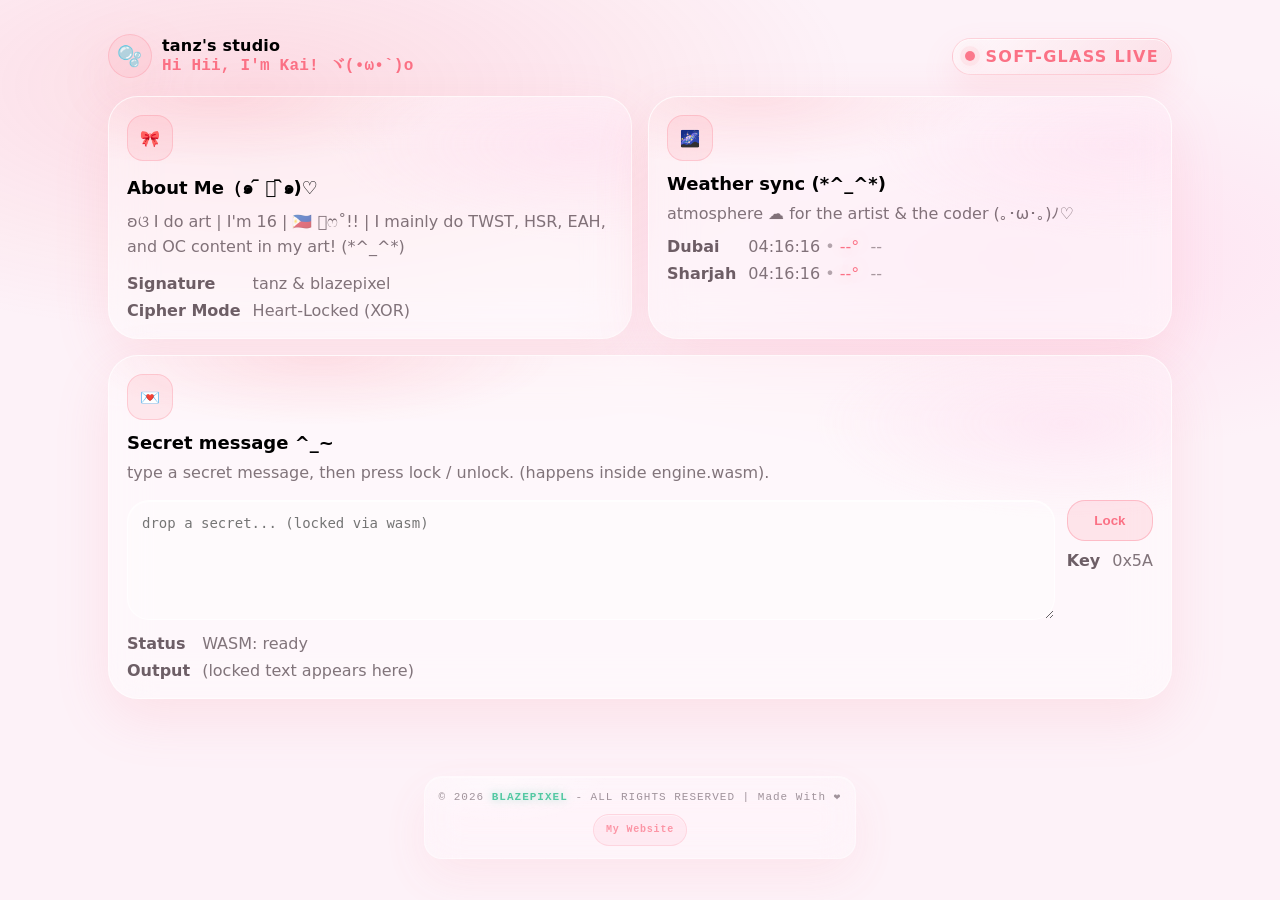
<file: Special/soft-glass-systems/index.html>
<!DOCTYPE html>
<html lang="en">
<head>
  <meta charset="UTF-8" />
  <meta name="viewport" content="width=device-width, initial-scale=1, maximum-scale=5, user-scalable=1" />
  <meta name="theme-color" content="#fdf2f8">
  <meta name="apple-mobile-web-app-status-bar-style" content="#fdf2f8">
  <title>tanz's studio</title>
  <link rel="icon" href="data:image/svg+xml,<svg xmlns=%22http://www.w3.org/2000/svg%22 viewBox=%220 0 100 100%22><text y=%22.9em%22 font-size=%2290%22>🫧</text></svg>">
  <link rel="manifest" href="./json/manifest.json" />
  <meta name="theme-color" content="#fb7185" />
  <link rel="stylesheet" href="./style.css" />

  <style>
    /* keep any page-local tweaks tiny; global look is from style.css */
    .sr-only {
      position: absolute;
      width: 1px;
      height: 1px;
      padding: 0;
      margin: -1px;
      overflow: hidden;
      clip: rect(0, 0, 0, 0);
      white-space: nowrap;
      border-width: 0;
    }
  </style>
</head>

<body>
  <div class="container">
    <div class="header">
      <div class="brand">
        <div class="brand-mark" aria-hidden="true"><span>🫧</span></div>
        <div>
          <div>tanz's studio</div>
          <div class="sig">Hi Hii, I'm Kai! ヾ(•ω•`)o</div>
        </div>
      </div>
      <div class="badge" id="statusBadge">
        <span class="badge-dot" aria-hidden="true"></span>
        <span id="statusBadgeText">active</span>
      </div>


    </div>

    <div class="bento-grid" role="main" aria-label="Soft-Glass Systems Bento">
      <!-- Profile Card -->
      <section class="card profile" aria-labelledby="profileTitle">
        <div class="card-icon" aria-hidden="true">🎀</div>
        <h2 id="profileTitle">About Me（๑ ᷇ 𖥦 ᷆๑)♡</h2>
        <p>
          ʚଓ I do art | I'm 16 | 🇵🇭 𓂃ෆ˚!! | 
          I mainly do TWST, HSR, EAH, and OC content in my art! (*^_^*)
        </p>
        <div class="kv" style="margin-top:14px;">
          <div class="k">Signature</div>
          <div class="v">tanz &amp; blazepixel</div>
          <div class="k">Cipher Mode</div>
          <div class="v">Heart-Locked (XOR)</div>
        </div>
      </section>

      <!-- Location Card -->
      <section class="card locations" aria-labelledby="locTitle">
        <div class="card-icon" id="atmosphereIcon" aria-hidden="true">🌙</div>
        <h2 id="locTitle">Weather sync (*^_^*)</h2>
        <p>
          atmosphere ☁︎
          for the artist &amp; the coder (⁠｡⁠･⁠ω⁠･⁠｡⁠)⁠ﾉ⁠♡
        </p>

        <div class="kv">
          <div class="k">Dubai</div>
          <div class="v">
            <span id="timeDubai">--:--:--</span> <span style="opacity:.6">•</span>
            <span id="wxDubai">--°</span>
            <span style="opacity:.7; margin-left:6px" id="wxDubaiDesc">--</span>
          </div>

          <div class="k">Sharjah</div>
          <div class="v"> <!--- Pluh --->
            <span id="timeSharjah">--:--:--</span> <span style="opacity:.6">•</span>
            <span id="wxSharjah">--°</span>
            <span style="opacity:.7; margin-left:6px" id="wxSharjahDesc">--</span>
          </div>
        </div>
      </section>

      <!-- Vault Card -->
      <section class="card vault" aria-labelledby="vaultTitle">
        <div class="card-icon" aria-hidden="true">💌</div>
        <h2 id="vaultTitle">Secret message ^_~</h2>
        <p>
          type a secret message, then press lock / unlock. (happens inside engine.wasm).
        </p>

        <div class="vault-row">
          <label class="sr-only" for="vaultInput">vault input</label>
          <textarea id="vaultInput" spellcheck="false" placeholder="drop a secret... (locked via wasm)"></textarea>

          <div style="display:flex; flex-direction:column; gap:10px;">
            <button class="button" id="vaultBtn" type="button">Lock</button>
            <div class="kv" style="margin-top:0;">
              <div class="k">Key</div>
              <div class="v"><span id="vaultKey">0x5A</span></div>
            </div>
          </div>
        </div>

        <div class="kv" style="margin-top:14px;">
          <div class="k">Status</div>
          <div class="v" id="vaultStatus">WASM: pending…</div>
          <div class="k">Output</div>
          <div class="v"><span id="vaultOutputPreview">(locked text appears here)</span></div>
        </div>
      </section>
    </div>
  </div>

  <!-- Cute signature modal (hidden in plain sight) -->
  <div class="modal-overlay" id="sigModal" aria-hidden="true">
    <div class="modal" role="dialog" aria-modal="true" aria-labelledby="sigTitle">
      <div class="terminal" role="region" aria-label="System console">
        <div class="terminal-header">
          <div id="sigTitle">blazepixel console</div>
          <button class="button" id="sigCloseBtn" type="button">Close</button>
        </div>
        <div class="terminal-lines" id="sigLines">
          loading…
        </div>
      </div>
    </div>
  </div>

  <div class="footer site-footer">
    <div class="footer-copy">© 2026 <span class="emerald-text">BLAZEPIXEL</span> - ALL RIGHTS RESERVED | Made With ❤️</div>
    <div class="footer-links">
      <button class="footer-link" type="button" onclick="window.location.href='../../index.html';"
        title="My Website">My Website</button>
    </div>
  </div>

  <script src="./script.js"></script>
</body>

</html>
</file>
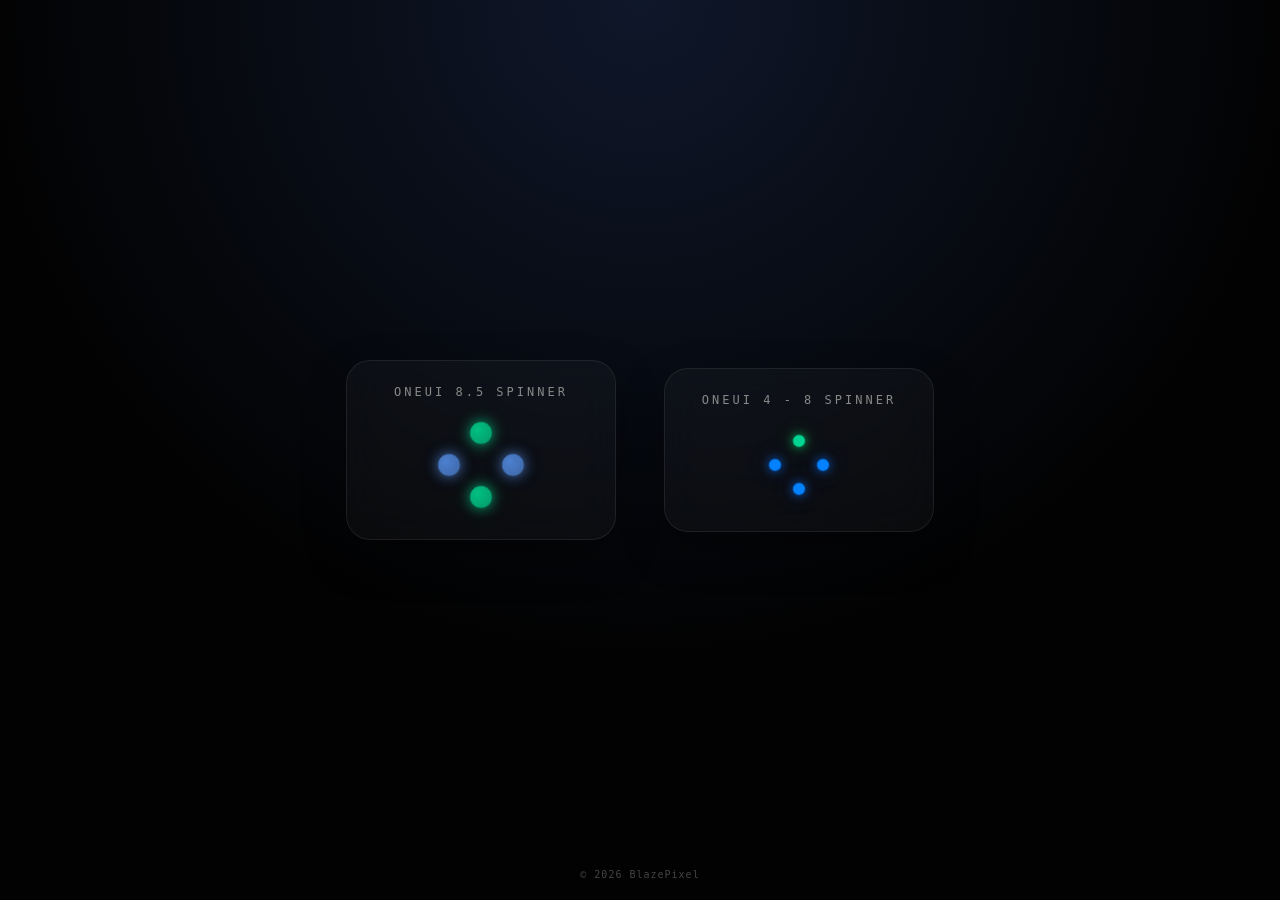
<file: Samsungloading.html>
<!-- This file contains the OneUI spinner concepts and a comparison of both styles. -->
<!DOCTYPE html>
<html lang="en">
<head>
    <title>Loading - Galaxy 8.5</title>
    <meta charset="utf-8">
    <meta name="viewport" content="width=device-width, initial-scale=1.0, maximum-scale=1.0, user-scalable=no">

    <style>
        html, body {
            height: 100%;
            overflow: hidden;
            margin: 0;
        }

        body {
            font-family: 'JetBrains Mono', monospace;
            background: radial-gradient(circle at top, #0f172a 0%, #020202 60%);
            color: #f5f5f5;
            display: flex;
            align-items: center;
            justify-content: center;
            min-height: 100vh;
            padding: 24px;
            box-sizing: border-box;
        }

        .spinner-showcase {
            display: flex;
            align-items: center;
            justify-content: center;
            gap: 48px;
            flex-wrap: wrap;
        }

        .spinner-card {
            display: flex;
            flex-direction: column;
            align-items: center;
            gap: 16px;
            min-width: 220px;
            padding: 24px;
            border: 1px solid rgba(255,255,255,0.08);
            border-radius: 24px;
            background: rgba(255,255,255,0.03);
            box-shadow: 0 18px 40px rgba(0,0,0,0.35);
            backdrop-filter: blur(18px);
        }

        .spinner-label {
            font-size: 12px;
            letter-spacing: 0.25em;
            text-transform: uppercase;
            color: #888;
            text-align: center;
        }

        .oneui-85-loader {
            position: relative;
            width: 100px;
            height: 100px;
            animation: spin85 3s linear infinite;
        }

        .oneui-85-dot {
            position: absolute;
            top: 50%;
            left: 50%;
            width: 22px;
            height: 22px;
            border-radius: 50%;
            will-change: transform;
            animation: fuseBounce85 3s cubic-bezier(0.4, 0, 0.2, 1) infinite;
        }

        .oneui-85-dot-1 {
            background: radial-gradient(circle at 35% 35%, rgba(0, 230, 153, 0.95), rgba(0, 230, 153, 0.72));
            box-shadow: 0 0 12px rgba(0, 230, 153, 0.75), 0 0 24px rgba(0, 230, 153, 0.28);
            z-index: 5;
            opacity: 0.88;
        }
        .oneui-85-dot-2 {
            background: radial-gradient(circle at 35% 35%, rgba(91, 153, 247, 0.95), rgba(91, 153, 247, 0.72));
            box-shadow: 0 0 12px rgba(91, 153, 247, 0.75), 0 0 24px rgba(91, 153, 247, 0.25);
            opacity: 0.88;
        }
        .oneui-85-dot-3 {
            background: radial-gradient(circle at 35% 35%, rgba(0, 230, 153, 0.95), rgba(0, 230, 153, 0.72));
            box-shadow: 0 0 12px rgba(0, 230, 153, 0.75), 0 0 24px rgba(0, 230, 153, 0.28);
            opacity: 0.88;
        }
        .oneui-85-dot-4 {
            background: radial-gradient(circle at 35% 35%, rgba(91, 153, 247, 0.95), rgba(91, 153, 247, 0.72));
            box-shadow: 0 0 12px rgba(91, 153, 247, 0.75), 0 0 24px rgba(91, 153, 247, 0.25);
            opacity: 0.88;
        }

        .oneui-85-dot-1 { --x: 0px; --y: -32px; transform: translate(-50%, -50%) translate(var(--x), var(--y)); }
        .oneui-85-dot-2 { --x: 32px; --y: 0px; transform: translate(-50%, -50%) translate(var(--x), var(--y)); }
        .oneui-85-dot-3 { --x: 0px; --y: 32px; transform: translate(-50%, -50%) translate(var(--x), var(--y)); }
        .oneui-85-dot-4 { --x: -32px; --y: 0px; transform: translate(-50%, -50%) translate(var(--x), var(--y)); }

        .oneui-48-loader {
            position: relative;
            width: 84px;
            height: 84px;
            animation: spin48 1.2s linear infinite;
        }

        .oneui-48-dot {
            position: absolute;
            top: 50%;
            left: 50%;
            width: 12px;
            height: 12px;
            border-radius: 50%;
            background: #0481ff;
            box-shadow: 0 0 10px rgba(0, 114, 255, 0.8), 0 0 24px rgba(0, 114, 255, 0.28);
            animation: bounce48 1s cubic-bezier(0.4, 0, 0.2, 1) infinite;
            will-change: transform;
        }

        .oneui-48-dot-1 {
            background: #00d593;
            box-shadow: 0 0 10px rgba(0, 230, 118, 0.8), 0 0 24px rgba(0, 230, 118, 0.28);
        }

        .oneui-48-dot-1 {
            --x: 0px;
            --y: -24px;
            transform: translate(-50%, -50%) translate(var(--x), var(--y));
        }

        .oneui-48-dot-2 {
            --x: 24px;
            --y: 0px;
            transform: translate(-50%, -50%) translate(var(--x), var(--y));
        }

        .oneui-48-dot-3 {
            --x: 0px;
            --y: 24px;
            transform: translate(-50%, -50%) translate(var(--x), var(--y));
        }

        .oneui-48-dot-4 {
            --x: -24px;
            --y: 0px;
            transform: translate(-50%, -50%) translate(var(--x), var(--y));
        }

        @keyframes spin85 {
            to { transform: rotate(360deg); }
        }

        @keyframes fuseBounce85 {
            0%, 100% {
                transform: translate(-50%, -50%) translate(var(--x), var(--y)) scale(1);
            }
            50% {
                transform: translate(-50%, -50%) translate(0, 0) scale(1.1);
            }
        }

        @keyframes spin48 {
            to {
                transform: rotate(360deg);
            }
        }

        @keyframes bounce48 {
            0%,
            100% {
                transform: translate(-50%, -50%) translate(var(--x), var(--y)) scale(1);
                opacity: 1;
            }

            49%,
            51% {
                transform: translate(-50%, -50%) translate(calc(var(--x) * 0.45), calc(var(--y) * 0.45)) scale(1.1);
                opacity: 1;
            }
        }

    .copyright {
    position: absolute;
    bottom: 20px;
    font-family: 'JetBrains Mono', monospace;
    font-size: 10px;
    color: #444;
    letter-spacing: 0.1em;
    }
    </style>
</head>
<body>
    <div class="spinner-showcase">
        <div class="spinner-card">
            <div class="spinner-label">OneUI 8.5 Spinner</div>
            <div class="oneui-85-loader" aria-label="OneUI 8.5 loading spinner">
                <span class="oneui-85-dot oneui-85-dot-2"></span>
                <span class="oneui-85-dot oneui-85-dot-3"></span>
                <span class="oneui-85-dot oneui-85-dot-4"></span>
                <span class="oneui-85-dot oneui-85-dot-1"></span>
            </div>
        </div>

        <div class="spinner-card">
            <div class="spinner-label">OneUI 4 - 8 Spinner</div>
            <div class="oneui-48-loader" aria-label="OneUI 4 - 8 loading spinner">
                <span class="oneui-48-dot oneui-48-dot-2"></span>
                <span class="oneui-48-dot oneui-48-dot-3"></span>
                <span class="oneui-48-dot oneui-48-dot-4"></span>
                <span class="oneui-48-dot oneui-48-dot-1"></span>
            </div>
        </div>
    </div>

    <div class="copyright">© 2026 BlazePixel </div>
</body>
</html>
<!--- Ive tried my best to replicate the OneUI 8.5 Spinner But this is all i can get cuz Very hard to do its keyframes --->
</file>
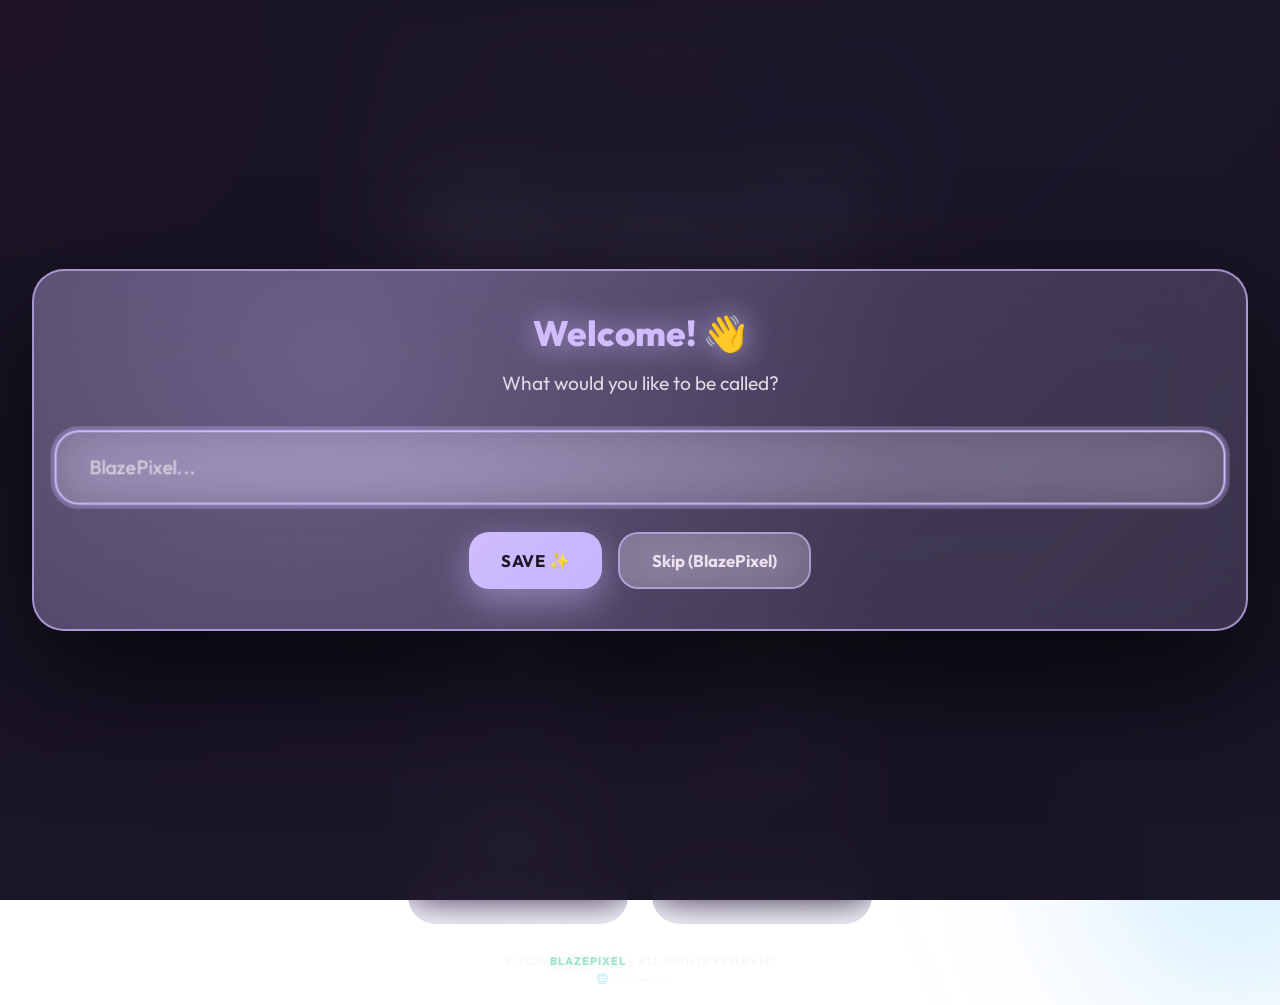
<file: startpage.html>
<!DOCTYPE html>
<html lang="en">
<head>
    <meta charset="UTF-8">
    <meta name="viewport" content="width=device-width, initial-scale=1.0">
    <title>BlazePixel Start</title>
    <link rel="icon" href="data:image/svg+xml,<svg xmlns=%22http://www.w3.org/2000/svg%22 viewBox=%220 0 100 100%22><text y=%22.9em%22 font-size=%2290%22>🔎</text></svg>">
    <link rel="manifest" href="./json/manifest.json">
    <meta name="theme-color" content="#d0bcff">
    <link href="https://fonts.googleapis.com/css2?family=Outfit:wght@400;700&display=swap" rel="stylesheet">
    <link rel="apple-touch-icon" href="[data-uri]🔎PC90ZXh0Pjwvc3ZnPg==">
    <style>
        * {
            margin: 0;
            padding: 0;
            box-sizing: border-box;
        }

        :root {
            --primary: #d0bcff;
            --accent: #d0bcff;
            --surface: #1a1625;
            --on-surface: #ede1f0;
            --bg: #1a1625;
        }

html, body {
            width: 100%;
            height: 100%;
            font-family: 'Outfit', -apple-system, BlinkMacSystemFont, sans-serif;
            background: linear-gradient(135deg, #0f0a1a 0%, #1a0f2e 25%, #2d1b4e 50%, #1a0f2e 75%, #0f0a1a 100%);
            background-attachment: fixed;
            color: var(--on-surface);
            position: relative;
            overflow: hidden;
        }

        @media (max-height: 820px), (max-width: 1366px) {
            html, body {
                overflow: visible !important;
                overflow-y: auto !important;
                overflow-x: hidden !important;
                height: auto;
            }

            body {
                justify-content: flex-start;
                min-height: auto;
                padding-top: 0;
                padding-bottom: 10px;
            }

            .container {
                margin-top: 0;
                padding-top: 0;
                gap: 26px;
                padding-bottom: 10px;
                overflow: visible;
            }

            .clock-container {
                padding: 2.2rem 2.6rem;
                border-radius: 28px;
                gap: 10px;
            }

            .clock {
                font-size: 5.5rem;
            }

            .greeting-container {
                padding: 1.05rem 2.2rem;
            }

            .weather-widget, .battery-widget {
                padding: 22px;
            }

            .widgets-row {
                margin-top: 0;
            }
        }

        body::before {
            content: '';
            position: fixed;
            width: 550px;
            height: 550px;
            background: radial-gradient(circle, rgba(255, 0, 150, 0.35) 0%, rgba(255, 0, 100, 0.1) 40%, transparent 70%);
            border-radius: 50%;
            top: -250px;
            left: -250px;
            animation: float1 25s infinite cubic-bezier(0.4, 0.0, 0.6, 1.0);
            pointer-events: none;
            z-index: 0;
            filter: blur(80px);
        }

        body::after {
            content: '';
            position: fixed;
            width: 480px;
            height: 480px;
            background: radial-gradient(circle, rgba(0, 200, 255, 0.3) 0%, rgba(100, 150, 255, 0.1) 40%, transparent 70%);
            border-radius: 50%;
            bottom: -200px;
            right: -200px;
            animation: float2 28s infinite cubic-bezier(0.4, 0.0, 0.6, 1.0);
            pointer-events: none;
            z-index: 0;
            filter: blur(80px);
        }

        @keyframes float1 {
            0%, 100% { transform: translate(0, 0) scale(1); }
            25% { transform: translate(200px, 150px) scale(1.1); }
            50% { transform: translate(300px, 50px) scale(0.95); }
            75% { transform: translate(150px, -150px) scale(1.05); }
        }

        @keyframes float2 {
            0%, 100% { transform: translate(0, 0) scale(1); }
            25% { transform: translate(-200px, -150px) scale(1.05); }
            50% { transform: translate(-300px, -50px) scale(0.95); }
            75% { transform: translate(-150px, 150px) scale(1.1); }
        }

        /* Green orb */
        .container::before {
            content: '';
            position: fixed;
            width: 450px;
            height: 450px;
            background: radial-gradient(circle, rgba(100, 255, 150, 0.25) 0%, rgba(50, 200, 100, 0.05) 40%, transparent 70%);
            border-radius: 50%;
            top: 20%;
            right: -150px;
            animation: float3 26s infinite cubic-bezier(0.4, 0.0, 0.6, 1.0);
            pointer-events: none;
            z-index: 0;
            filter: blur(80px);
        }

        @keyframes float3 {
            0%, 100% { transform: translate(0, 0) scale(1); }
            25% { transform: translate(-200px, 200px) scale(0.95); }
            50% { transform: translate(-250px, 100px) scale(1.1); }
            75% { transform: translate(-150px, -200px) scale(1.05); }
        }

        .widgets-row {
            display: flex;
            gap: clamp(12px, 4vw, 24px);
            align-items: stretch;
            justify-content: center;
            margin-top: 20px;
        }

        @media (min-width: 1024px) {
            .widgets-row {
                flex-direction: row;
            }
        }

        @media (min-width: 769px) and (max-width: 1023px) {
            .widgets-row {
                flex-direction: row;
            }
        }

        @media (max-width: 768px) {
            .widgets-row {
                flex-direction: column !important;
                gap: 20px !important;
            }
            
            .widgets-row > * {
                width: 100% !important;
                max-width: 280px;
            }
        }

        @media (max-width: 480px) {
            .widgets-row {
                gap: 16px !important;
            }
        }

        .container {
            position: relative;
            z-index: 1;
            width: 100%;
            max-width: 650px;
            display: flex;
            flex-direction: column;
            gap: 45px;
            align-items: center;
        }

        body {
            display: flex;
            flex-direction: column;
            align-items: center;
            justify-content: center;
            min-height: 100vh;
            padding: 20px;
        }

        .clock-widget {
            display: flex;
            flex-direction: column;
            align-items: center;
            gap: 8px;
            margin-bottom: 10px;
        }

        .greeting-widget {
            margin-bottom: 16px;
        }

        .greeting-container {
            text-align: center;
            background: linear-gradient(135deg, rgba(208, 188, 255, 0.12) 0%, rgba(208, 188, 255, 0.06) 100%);
            padding: 1.25rem 3rem;
            border-radius: 28px;
            border: 1.5px solid rgba(208, 188, 255, 0.3);
            box-shadow: 0 8px 32px rgba(208, 188, 255, 0.15);
            backdrop-filter: blur(20px);
            font-size: clamp(1.1rem, 3vw, 1.4rem);
            font-weight: 500;
            color: var(--primary);
            letter-spacing: 0.5px;
            transition: all 0.4s cubic-bezier(0.34, 1.56, 0.64, 1);
        }

        .greeting-container:hover {
            transform: translateY(-4px) scale(1.02);
            box-shadow: 0 20px 48px rgba(208, 188, 255, 0.35), inset 0 1px 0 rgba(255, 255, 255, 0.15);
            border-color: rgba(208, 188, 255, 0.6);
            background: linear-gradient(135deg, rgba(208, 188, 255, 0.22) 0%, rgba(208, 188, 255, 0.14) 100%);
        }

        .clock-container {
            text-align: center;
            background: linear-gradient(135deg, rgba(208, 188, 255, 0.15) 0%, rgba(208, 188, 255, 0.08) 100%);
            padding: 3rem 4rem;
            border-radius: 36px;
            border: 1.5px solid rgba(208, 188, 255, 0.25);
            box-shadow: 0 12px 48px rgba(208, 188, 255, 0.15), inset 0 1px 0 rgba(208, 188, 255, 0.2);
            display: flex;
            flex-direction: column;
            align-items: center;
            gap: 14px;
            backdrop-filter: blur(24px);
            transition: all 0.4s cubic-bezier(0.34, 1.56, 0.64, 1);
            position: relative;
            overflow: hidden;
        }

        .clock-container::before {
            content: '';
            position: absolute;
            top: 0;
            left: -100%;
            width: 100%;
            height: 100%;
            background: linear-gradient(90deg, transparent, rgba(255,255,255,0.2), transparent);
            transition: left 0.6s ease;
        }

        .clock-container:hover::before {
            left: 100%;
        }

        .clock-container:hover {
            border-color: rgba(208, 188, 255, 0.55);
            box-shadow: 0 24px 72px rgba(208, 188, 255, 0.35), 0 0 0 1px rgba(208, 188, 255, 0.3), inset 0 1px 0 rgba(255, 255, 255, 0.25);
            background: linear-gradient(135deg, rgba(208, 188, 255, 0.25) 0%, rgba(208, 188, 255, 0.14) 100%);
            transform: translateY(-8px) scale(1.025);
        }

        .clock {
            font-size: 7rem;
            font-weight: 700;
            color: var(--primary);
            display: flex;
            align-items: center;
            justify-content: center;
            letter-spacing: -4px;
            font-family: 'Outfit', sans-serif;
            text-shadow: 0 0 40px rgba(208, 188, 255, 0.5);
            font-variant-numeric: tabular-nums;
        }

        .colon {
            margin: 0 12px;
            animation: pulse-blink 1.2s infinite;
            display: inline-block;
            color: var(--primary);
        }

        @keyframes pulse-blink {
            0%, 49% { 
                opacity: 1;
                text-shadow: 0 0 20px rgba(208, 188, 255, 0.8), 0 0 40px rgba(208, 188, 255, 0.4);
            }
            50%, 100% { 
                opacity: 0.15;
                text-shadow: 0 0 5px rgba(208, 188, 255, 0.2);
            }
        }

        .date {
            margin-top: 4px;
            font-size: 1.15rem;
            color: var(--on-surface);
            letter-spacing: 1.5px;
            font-weight: 600;
            opacity: 0.9;
            text-transform: uppercase;
        }

        .search-container {
            width: 100%;
            display: flex;
            gap: 12px;
            position: relative;
        }

        .search-wrapper {
            flex: 1;
            position: relative;
        }

        .search-history {
            position: absolute;
            top: 100%;
            left: 0;
            right: 0;
            background: linear-gradient(135deg, rgba(208, 188, 255, 0.08) 0%, rgba(208, 188, 255, 0.04) 100%);
            border: 1.5px solid rgba(208, 188, 255, 0.3);
            border-top: none;
            border-radius: 0 0 32px 32px;
            max-height: 280px;
            overflow-y: auto;
            backdrop-filter: blur(15px);
            z-index: 100;
            margin-top: -1.5px;
            display: none;
            box-shadow: 0 12px 48px rgba(208, 188, 255, 0.2), inset 0 1px 0 rgba(208, 188, 255, 0.1);
        }

        .search-history::-webkit-scrollbar {
            width: 6px;
        }

        .search-history::-webkit-scrollbar-track {
            background: transparent;
        }

        .search-history::-webkit-scrollbar-thumb {
            background: rgba(208, 188, 255, 0.3);
            border-radius: 3px;
        }

        .search-history::-webkit-scrollbar-thumb:hover {
            background: rgba(208, 188, 255, 0.5);
        }

        .search-history.show {
            display: block;
            animation: slideDownSmooth 0.4s cubic-bezier(0.34, 1.56, 0.64, 1);
        }

        @keyframes slideDownSmooth {
            from {
                opacity: 0;
                transform: translateY(-15px) scaleY(0.85);
            }
            to {
                opacity: 1;
                transform: translateY(0) scaleY(1);
            }
        }

        .search-history-item {
            padding: 14px 24px;
            color: var(--on-surface);
            cursor: pointer;
            border-bottom: 1px solid rgba(208, 188, 255, 0.08);
            transition: all 0.25s cubic-bezier(0.34, 1.56, 0.64, 1);
            display: flex;
            justify-content: space-between;
            align-items: center;
            font-size: 15px;
            position: relative;
            overflow: hidden;
        }

        .search-history-item::before {
            content: '';
            position: absolute;
            left: 0;
            top: 0;
            height: 100%;
            width: 3px;
            background: linear-gradient(135deg, rgba(208, 188, 255, 0.6) 0%, rgba(208, 188, 255, 0.2) 100%);
            transform: scaleY(0);
            transform-origin: center;
            transition: transform 0.25s ease;
        }

        .search-history-item:hover::before {
            transform: scaleY(1);
        }

        .search-history-item:last-child {
            border-bottom: none;
        }

        .search-history-item:hover {
            background: linear-gradient(90deg, rgba(208, 188, 255, 0.12) 0%, transparent 100%);
            color: #d0bcff;
            padding-left: 28px;
        }

        .search-history-item span:first-child {
            transition: all 0.2s ease;
        }

        .search-history-item:hover span:first-child {
            text-shadow: 0 0 12px rgba(208, 188, 255, 0.4);
        }

        .search-history-item .delete-btn {
            opacity: 0;
            cursor: pointer;
            font-size: 13px;
            color: rgba(208, 188, 255, 0.5);
            transition: all 0.25s cubic-bezier(0.34, 1.56, 0.64, 1);
            font-weight: 600;
            padding: 4px 8px;
            border-radius: 6px;
        }

        .search-history-item:hover .delete-btn {
            opacity: 1;
            color: #d0bcff;
            background: rgba(208, 188, 255, 0.15);
        }

        .search-history-item .delete-btn:hover {
            transform: scale(1.15) rotate(90deg);
            background: rgba(208, 188, 255, 0.25);
        }

        .search-box {
            flex: 1;
            display: flex;
            align-items: center;
            gap: 14px;
            padding: 14px 24px;
            background: linear-gradient(135deg, rgba(208, 188, 255, 0.08) 0%, rgba(208, 188, 255, 0.04) 100%);
            border: 1.5px solid rgba(208, 188, 255, 0.22);
            border-radius: 32px;
            transition: all 0.3s cubic-bezier(0.4, 0, 0.2, 1);
            backdrop-filter: blur(15px);
        }

        .search-wrapper:has(#searchInput:focus) .search-box:not(.has-history) {
            border-radius: 32px;
            border-bottom: 1.5px solid rgba(208, 188, 255, 0.22);
        }
        
        .search-wrapper:has(#searchInput:focus.has-history) .search-box {
            border-radius: 32px 32px 0 0;
            border-bottom: none;
        }

        .search-box:hover {
            background: linear-gradient(135deg, rgba(208, 188, 255, 0.12) 0%, rgba(208, 188, 255, 0.07) 100%);
            border-color: rgba(208, 188, 255, 0.35);
            box-shadow: 0 8px 32px rgba(208, 188, 255, 0.12);
        }

        .search-box:focus-within:not(.has-history) {
            background: linear-gradient(135deg, rgba(208, 188, 255, 0.15) 0%, rgba(208, 188, 255, 0.1) 100%);
            border-color: #d0bcff;
            box-shadow: 0 12px 48px rgba(208, 188, 255, 0.25), inset 0 1px 0 rgba(208, 188, 255, 0.2);
            border-radius: 32px;
        }
        
        .search-box:focus-within.has-history {
            background: linear-gradient(135deg, rgba(208, 188, 255, 0.15) 0%, rgba(208, 188, 255, 0.1) 100%);
            border-color: #d0bcff;
            border-bottom: none;
            box-shadow: 0 12px 48px rgba(208, 188, 255, 0.25), inset 0 1px 0 rgba(208, 188, 255, 0.2);
            border-radius: 32px 32px 0 0;
        }

        .search-icon {
            width: 22px;
            height: 22px;
            opacity: 0.75;
            color: #d0bcff;
            flex-shrink: 0;
            transition: all 0.3s ease;
        }

        .search-box:focus-within .search-icon {
            opacity: 1;
            filter: drop-shadow(0 0 8px rgba(208, 188, 255, 0.4));
        }

        .search-input {
            flex: 1;
            border: none;
            background: transparent;
            color: var(--on-surface);
            font-size: 16px;
            font-family: inherit;
            outline: none;
        }

        .search-input::placeholder {
            color: var(--on-surface);
            opacity: 0.5;
        }

        .weather-widget {
            background: linear-gradient(135deg, rgba(208, 188, 255, 0.12) 0%, rgba(208, 188, 255, 0.06) 100%);
            border: 1.5px solid rgba(208, 188, 255, 0.22);
            border-radius: 28px;
            padding: 28px;
            width: 220px;
            text-align: center;
            transition: all 0.3s cubic-bezier(0.4, 0, 0.2, 1);
            backdrop-filter: blur(20px);
        }

        .weather-widget {
            background: linear-gradient(135deg, rgba(208, 188, 255, 0.12) 0%, rgba(208, 188, 255, 0.06) 100%);
            border: 1.5px solid rgba(208, 188, 255, 0.22);
            border-radius: 28px;
            padding: 28px;
            width: 220px;
            text-align: center;
            transition: all 0.4s cubic-bezier(0.34, 1.56, 0.64, 1);
            backdrop-filter: blur(20px);
            position: relative;
            overflow: hidden;
        }

        .weather-widget::before {
            content: '';
            position: absolute;
            inset: 0;
            background: radial-gradient(circle at 30% 30%, rgba(255,255,255,0.1) 0%, transparent 50%);
            opacity: 0;
            transition: opacity 0.4s ease;
        }

        .weather-widget:hover {
            background: linear-gradient(135deg, rgba(208, 188, 255, 0.2) 0%, rgba(208, 188, 255, 0.12) 100%);
            border-color: rgba(208, 188, 255, 0.5);
            box-shadow: 0 20px 64px rgba(208, 188, 255, 0.3), inset 0 1px 0 rgba(255,255,255,0.2);
            transform: translateY(-6px) scale(1.02);
        }

        .weather-widget:hover::before {
            opacity: 1;
        }

        .weather-temp {
            font-size: 52px;
            font-weight: 300;
            color: #d0bcff;
            margin: 12px 0;
            text-shadow: 0 0 20px rgba(208, 188, 255, 0.3);
        }

        .weather-city {
            font-size: 14px;
            color: var(--on-surface);
            opacity: 0.85;
            font-weight: 600;
            margin-bottom: 12px;
            letter-spacing: 0.8px;
        }

        .weather-desc {
            font-size: 13px;
            color: var(--on-surface);
            opacity: 0.65;
            letter-spacing: 0.5px;
        }

        .weather-icon {
            font-size: 52px;
            margin: 8px 0;
            animation: float-icon 3s ease-in-out infinite;
        }

        .battery-widget {
            background: linear-gradient(135deg, rgba(208, 188, 255, 0.12) 0%, rgba(208, 188, 255, 0.06) 100%);
            border: 1.5px solid rgba(208, 188, 255, 0.22);
            border-radius: 28px;
            padding: 28px;
            width: 220px;
            text-align: center;
            transition: all 0.3s cubic-bezier(0.4, 0, 0.2, 1);
            backdrop-filter: blur(20px);
        }

        .battery-widget:not(.show) {
            opacity: 0;
            transform: translateY(10px);
            animation: fadeInBattery 0.6s ease forwards;
        }

        .battery-widget:hover {
            background: linear-gradient(135deg, rgba(208, 188, 255, 0.15) 0%, rgba(208, 188, 255, 0.08) 100%);
            border-color: rgba(208, 188, 255, 0.35);
            box-shadow: 0 12px 48px rgba(208, 188, 255, 0.18);
            transform: translateY(-4px);
        }

        .battery-icon {
            font-size: 52px;
            margin: 8px 0;
            animation: float-icon 3s ease-in-out infinite;
        }

        .battery-percent {
            font-size: 52px;
            font-weight: 300;
            color: #d0bcff;
            margin: 12px 0;
            text-shadow: 0 0 20px rgba(208, 188, 255, 0.3);
        }

        .battery-label {
            font-size: 14px;
            color: var(--on-surface);
            opacity: 0.85;
            font-weight: 600;
            margin-bottom: 12px;
            letter-spacing: 0.8px;
            text-transform: uppercase;
        }

        .battery-status {
            font-size: 13px;
            color: var(--on-surface);
            opacity: 0.65;
            letter-spacing: 0.5px;
            font-weight: 500;
        }

        @keyframes fadeInBattery {
            from { opacity: 0; transform: translateY(10px); }
            to { opacity: 1; transform: translateY(0); }
        }

        @keyframes float-icon {
            0%, 100% { transform: translateY(0px); }
            50% { transform: translateY(-8px); }
        }

        .footer {
            margin-top: auto;
            text-align: center;
            font-size: 11px;
            color: var(--on-surface);
            opacity: 0.4;
            padding-top: 20px;
            letter-spacing: 1px;
            transition: opacity 0.3s ease;
        }

        .footer:hover {
            opacity: 0.8;
        }

        @media (max-width: 600px) {
            html, body {
                overflow-y: auto;
                overflow-x: hidden;
            }
            body {
                justify-content: flex-start;
                padding-top: 40px;
                padding-bottom: 40px;
            }
            
            .container {
                gap: 25px;
            }

            .clock { 
                font-size: 3.8rem;
                letter-spacing: -2px;
            }

            .colon {
                margin: 0 4px;
            }

            .clock-container {
                padding: 1.8rem 2rem;
                border-radius: 24px;
                gap: 8px;
            }

            .date {
                font-size: 0.9rem;
                letter-spacing: 1px;
            }

            .search-box {
                padding: 12px 18px;
                border-radius: 28px;
            }

            .widgets-row {
                flex-direction: column;
                gap: 16px;
                width: 100%;
                align-items: center;
            }

            .weather-widget, .battery-widget { 
                width: 100%;
                max-width: 280px;
                padding: 20px;
            }

            .weather-icon, .battery-icon {
                font-size: 40px;
            }

            .weather-temp, .battery-percent {
                font-size: 38px;
            }
        }
    </style>
</head>
<body>
    <div class="container">
        <div class="greeting-clock-group">
            <div class="greeting-widget">
                <div class="greeting-container" id="greeting">
                    Good Morning, User ☀️
                </div>
            </div>
            <div class="clock-widget">
                <div class="clock-container">
                    <div class="clock">
                        <span id="time">00:00:00</span>
                    </div>
                    <div class="date" id="date">Monday, Jan 1</div>
                </div>
            </div>
        </div>

        <div class="search-container">
            <div class="search-wrapper">
                <form class="search-box" onsubmit="search(event)">
<svg class="search-icon" viewBox="0 0 24 24" fill="none" stroke="currentColor" stroke-width="2" stroke-linecap="round" stroke-linejoin="round">
                        <circle cx="11" cy="11" r="8"></circle>
                        <path d="m21 21 -4.35 -4.35"></path>
                    </svg>
                    <input type="text" class="search-input" placeholder="Search Google..." id="searchInput" autocomplete="off">
                </form>
                <div class="search-history" id="searchHistory"></div>
            </div>
        </div>

        <div class="widgets-row">
            <div class="weather-widget" id="weather">
                <div class="weather-icon" id="weatherIcon">☁️</div>
                <div class="weather-city" id="weatherCity">Loading...</div>
                <div class="weather-temp" id="weatherTemp">--°</div>
                <div class="weather-desc" id="weatherDesc">--</div>
            </div>

            <div class="battery-widget" id="battery">
                <div class="battery-icon" id="batteryIcon">🔋</div>
                <div class="battery-label">Battery</div>
                <div class="battery-percent" id="batteryPercent">--%</div>
                <div class="battery-status" id="batteryStatus">Checking...</div>
            </div>
        </div>
    </div>

    <div class="footer" style="display: flex; flex-direction: column; gap: 4px; align-items: center;">
        <div>© 2026 <span class="emerald-text">BLAZEPIXEL</span> - ALL RIGHTS RESERVED</div>
        <div style="font-size: 10px; opacity: 0.6;">
            <span style="cursor: pointer; margin-right: 12px;" onclick="window.location.href='index.html';" title="My Website">🌐 My Website</span>
        </div>
    </div>

    <style>
        .emerald-text {
            color: #10b981;
            font-weight: 700;
            text-shadow: 0 0 8px rgba(16, 185, 129, 0.5);
            letter-spacing: 1px;
        }

        .footer:hover .emerald-text {
            text-shadow: 0 0 16px rgba(16, 185, 129, 0.8);
            transform: scale(1.05);
        }
    </style>

    <script>
        const searchInput = document.getElementById('searchInput');
        const searchHistory = document.getElementById('searchHistory');
        const MAX_HISTORY = 6;

        function loadSearchHistory() {
            const saved = localStorage.getItem('searchHistory');
            return saved ? JSON.parse(saved) : [];
        }

        function saveSearchHistory(history) {
            localStorage.setItem('searchHistory', JSON.stringify(history.slice(0, MAX_HISTORY)));
        }

        function displaySearchHistory() {
            const history = loadSearchHistory();
            const activeQuery = searchInput.value.toLowerCase().trim();
            
            let filtered = history;
            if (activeQuery) {
                filtered = history.filter(item => item.toLowerCase().includes(activeQuery));
            } else {
                filtered = history.slice(0, 6);
            }

            const searchBox = document.querySelector('.search-box');

            if (!filtered.length) {
                searchHistory.classList.remove('show');
                searchBox?.classList.remove('has-history');
                return;
            }

            searchHistory.innerHTML = filtered.map((item, idx) => {
                const safeItem = escapeHtml(item);
                return `
                    <div class="search-history-item" data-item="${safeItem}" data-index="${idx}">
                        <span class="search-item-text">${safeItem}</span>
                        <span class="delete-btn" data-item="${safeItem}">✕</span>
                    </div>`;
            }).join('');

            searchHistory.classList.add('show');
            searchBox?.classList.add('has-history');
        }

        searchHistory.addEventListener('click', (e) => {
            const clickedItem = e.target.closest('.search-history-item');
            if (!clickedItem) return;

            e.preventDefault();
            e.stopPropagation();

            clickedItem.style.opacity = '0.6';
            clickedItem.style.pointerEvents = 'none';

            const deleteBtnClicked = e.target.closest('.delete-btn');
            if (deleteBtnClicked) {
                const queryToDelete = deleteBtnClicked.dataset.item;
                let history = loadSearchHistory();
                history = history.filter(item => item !== queryToDelete);
                saveSearchHistory(history);
                displaySearchHistory();
                setTimeout(() => clickedItem.style.opacity = '1', 200);
                return;
            }

            const searchQuery = clickedItem.dataset.item || 
                               clickedItem.querySelector('.search-item-text')?.textContent?.trim();
            
            if (searchQuery?.trim()) {
                setTimeout(() => {
                    window.location.href = `https://www.google.com/search?q=${encodeURIComponent(searchQuery.trim())}`;
                }, 150);
            } else {
                clickedItem.style.opacity = '1';
                clickedItem.style.pointerEvents = 'auto';
            }
        });

        function escapeHtml(text) {
            const map = {
                '&': '&amp;',
                '<': '&lt;',
                '>': '&gt;',
                '"': '&quot;',
                "'": '&#039;'
            };
            return text.replace(/[&<>"']/g, m => map[m]);
        }

        let searchTimeout;
        const debouncedSearch = () => {
            clearTimeout(searchTimeout);
            searchTimeout = setTimeout(displaySearchHistory, 300);
        };
        searchInput.addEventListener('input', debouncedSearch);
        searchInput.addEventListener('focus', displaySearchHistory);
        searchInput.addEventListener('blur', () => {
            setTimeout(() => {
                searchHistory.classList.remove('show');
            }, 200);
        });

        document.addEventListener('click', (e) => {
            if (!e.target.closest('.search-wrapper')) {
                searchHistory.classList.remove('show');
            }
        });

        let nameModalShown = false;
        
        function updateGreeting() {
            const now = new Date();
            const hour = now.getHours();
            
            let timeOfDay = '';
            let emoji = '';
            
            if (hour < 12) {
                timeOfDay = 'Morning';
                emoji = '☀️';
            } else if (hour < 17) {
                timeOfDay = 'Afternoon';
                emoji = '🌤️';
            } else if (hour < 20) {
                timeOfDay = 'Evening';
                emoji = '🌆';
            } else {
                timeOfDay = 'Night';
                emoji = '🌙';
            }
            
            if (!localStorage.getItem('userName') && !nameModalShown) {
                nameModalShown = true;
                showNameModal();
                return;
            }
            
            let userName = localStorage.getItem('userName') || 'BlazePixel';
            
            const urlParams = new URLSearchParams(window.location.search);
            const nameParam = urlParams.get('name') || urlParams.get('user');
            if (nameParam) {
                userName = nameParam.trim();
                localStorage.setItem('userName', userName);
            }
            
            document.getElementById('greeting').textContent = `Good ${timeOfDay} ${emoji}, ${userName}!`;
        }

function showNameModal() {
            const modal = document.createElement('div');
            modal.id = 'nameModal';
            modal.className = 'name-modal-overlay';
            modal.innerHTML = `
                <div class="name-modal-container">
                    <div class="name-modal-glow"></div>
                    <div class="name-modal-title">Welcome! 👋</div>
                    <div class="name-modal-subtitle">What would you like to be called?</div>
                    <input id="nameInputModal" type="text" placeholder="BlazePixel..." maxlength="25">
                    <div class="name-modal-buttons">
                        <button id="saveNameBtn">Save ✨</button>
                        <button id="skipNameBtn">Skip (BlazePixel)</button>
                    </div>
                </div>
            `;
            
            document.body.appendChild(modal);
            
            const style = document.createElement('style');
            style.textContent = `
                .name-modal-overlay {
                    position: fixed; inset: 0; 
                    background: rgba(26,22,37,0.9); 
                    backdrop-filter: blur(30px); 
                    z-index: 10001; display: flex; 
                    align-items: center; justify-content: center;
                    font-family: 'Outfit', sans-serif;
                }
                .name-modal-container {
                    background: linear-gradient(135deg, rgba(208,188,255,0.3) 0%, rgba(208,188,255,0.18) 100%);
                    border: 2px solid rgba(208,188,255,0.7); 
                    border-radius: 32px; padding: 2.5rem 2rem; 
                    max-width: 95vw; width: 95%; text-align: center; max-height: 90vh; overflow-y: auto;
                    backdrop-filter: blur(40px); 
                    box-shadow: 0 50px 120px rgba(0,0,0,0.7);
                    position: relative; animation: modalSlideIn 0.5s cubic-bezier(0.34,1.56,0.64,1) forwards;
                }
                .name-modal-glow {
                    position: absolute; inset: 0; 
                    background: radial-gradient(circle at 25% 25%, rgba(208,188,255,0.4) 0%, transparent 60%);
                    pointer-events: none; opacity: 0.6;
                }
                .name-modal-title {
                    font-size: clamp(1.8rem, 6vw, 2.2rem); font-weight: 800; 
                    color: #d0bcff; margin-bottom: 0.8rem; 
                    text-shadow: 0 0 30px rgba(208,188,255,0.8);
                    position: relative; z-index: 1;
                }
                .name-modal-subtitle {
                    color: #ede1f0; margin-bottom: 2rem; 
                    opacity: 0.95; font-size: clamp(1rem, 4vw, 1.2rem); line-height: 1.6;
                    position: relative; z-index: 1;
                }
                #nameInputModal {
                    width: 100%; padding: clamp(1rem, 4vw, 1.4rem) clamp(1.5rem, 5vw, 2rem); margin-bottom: 1.8rem;
                    background: rgba(255,255,255,0.15); 
                    border: 2px solid rgba(208,188,255,0.6); border-radius: 24px; 
                    color: #fff; font-size: clamp(1rem, 4vw, 1.2rem); font-family: 'Outfit', sans-serif; 
                    font-weight: 500; backdrop-filter: blur(25px); 
                    outline: none; transition: all 0.4s cubic-bezier(0.4,0,0.2,1);
                    position: relative; z-index: 1;
                }
                #nameInputModal:focus {
                    border-color: #d0bcff; box-shadow: 0 0 0 4px rgba(208,188,255,0.3);
                    transform: scale(1.02);
                }
                #nameInputModal::placeholder { color: rgba(255,255,255,0.6); }
                .name-modal-buttons {
                    display: flex; gap: 1rem; justify-content: center; position: relative; z-index: 1;
                }
                .name-modal-buttons button {
                    padding: 1rem 2rem; border-radius: 20px; 
                    font-weight: 700; font-size: clamp(0.95rem, 3.5vw, 1.05rem); cursor: pointer; 
                    font-family: 'Outfit', sans-serif; transition: all 0.3s cubic-bezier(0.4,0,0.2,1);
                    position: relative; z-index: 1;
                }
                #saveNameBtn {
                    background: linear-gradient(135deg, #d0bcff 0%, #c4b5fd 100%); 
                    border: none; color: #1a1625; 
                    box-shadow: 0 12px 36px rgba(208,188,255,0.5);
                    text-transform: uppercase; letter-spacing: 0.5px;
                }
                #saveNameBtn:hover { transform: translateY(-2px) scale(1.05); box-shadow: 0 20px 48px rgba(208,188,255,0.7); }
                #skipNameBtn {
                    background: rgba(255,255,255,0.2); border: 2px solid rgba(208,188,255,0.6); 
                    color: #ede1f0; backdrop-filter: blur(25px);
                }
                #skipNameBtn:hover { background: rgba(255,255,255,0.3); transform: translateY(-2px); }
                /* MOBILE RESPONSIVE - Fix button overflow */
                @media (max-width: 600px) {
                    .name-modal-container {
                        padding: 2rem 1.5rem;
                    }
                    .name-modal-buttons {
                        flex-direction: column !important;
                        gap: 0.8rem !important;
                    }
                    .name-modal-buttons button {
                        width: 100%;
                        padding: 1rem 1.5rem;
                    }
                }
                @keyframes modalSlideIn {
                    0% { transform: scale(0.85) translateY(30px); opacity: 0; }
                    100% { transform: scale(1) translateY(0); opacity: 1; }
                }
            `;
            document.head.appendChild(style);
            
            document.getElementById('saveNameBtn').onclick = saveNameAndClose;
            document.getElementById('skipNameBtn').onclick = useDefaultName;
            
            const input = document.getElementById('nameInputModal');
            input.focus();
            input.select();
            
            const keyHandler = (e) => {
                if (e.key === 'Enter') saveNameAndClose();
                if (e.key === 'Escape') useDefaultName();
            };
            document.addEventListener('keydown', keyHandler);
            
            function cleanup() {
                document.removeEventListener('keydown', keyHandler);
                const style = document.querySelector('style:last-of-type');
                if (style) style.remove();
            }
            
            function saveNameAndClose() {
                const userName = input.value.trim() || 'BlazePixel';
                localStorage.setItem('userName', userName);
                cleanup();
                document.getElementById('nameModal').remove();
                updateGreeting();
            }
            
            function useDefaultName() {
                localStorage.setItem('userName', 'BlazePixel');
                cleanup();
                document.getElementById('nameModal').remove();
                updateGreeting();
            }
        }


        function handleModalKeydown(e) {
            if (!document.getElementById('nameModal')) return;
            
            if (e.key === 'Enter') {
                saveNameAndClose();
            } else if (e.key === 'Escape') {
                useDefaultName();
            }
        }

        function saveNameAndClose() {
            const nameInput = document.getElementById('nameInputModal');
            const userName = nameInput ? nameInput.value.trim() : 'BlazePixel';
            localStorage.setItem('userName', userName || 'BlazePixel');
            
            const modal = document.getElementById('nameModal');
            if (modal) modal.remove();
            
            document.removeEventListener('keydown', handleModalKeydown);
            updateGreeting();
        }

        function useDefaultName() {
            localStorage.setItem('userName', 'BlazePixel');
            
            const modal = document.getElementById('nameModal');
            if (modal) modal.remove();
            
            document.removeEventListener('keydown', handleModalKeydown);
            updateGreeting();
        }

        function saveNameAndClose() {
            const nameInput = document.getElementById('nameInput');
            const userName = nameInput.value.trim() || 'BlazePixel';
            localStorage.setItem('userName', userName);
            document.getElementById('nameModal').remove();
            updateGreeting();
        }

        function useDefaultName() {
            localStorage.setItem('userName', 'BlazePixel');
            document.getElementById('nameModal').remove();
            updateGreeting();
        }

        function updateClock() {
            const now = new Date();
            
            const h = String(now.getHours()).padStart(2, '0');
            const m = String(now.getMinutes()).padStart(2, '0');
            const s = String(now.getSeconds()).padStart(2, '0');
            
            document.getElementById('time').textContent = `${h}:${m}:${s}`;
            
            const options = { weekday: 'long', month: 'short', day: 'numeric' };
            document.getElementById('date').textContent = now.toLocaleDateString(undefined, options).toUpperCase();
            
            updateGreeting();
        }
        
        setInterval(updateClock, 60000);
        setInterval(updateClock, 1000);
        updateClock();

        function search(event) {
            event.preventDefault();
            const query = document.getElementById('searchInput').value.trim();
            if (query) {
                // Add to history
                let history = loadSearchHistory();
                history = history.filter(h => h !== query); // Remove duplicate if exists
                history.unshift(query); // Add to beginning
                saveSearchHistory(history);
                
                // Redirect to Google search
                window.location.href = `https://www.google.com/search?q=${encodeURIComponent(query)}`;
            }
        }

        async function getWeather() {
            const savedLat = localStorage.getItem('weatherLat');
            const savedLon = localStorage.getItem('weatherLon');
            const savedCity = localStorage.getItem('weatherCityName');

            if (savedLat && savedLon) {
                fetchWeatherData(savedLat, savedLon, savedCity || 'Your Location');
                return;
            }

            if ('geolocation' in navigator) {
                showLocationRequestUI();
            } else {
                document.getElementById('weatherCity').textContent = 'Location not supported';
                document.getElementById('weatherDesc').textContent = 'Weather unavailable';
            }
        }

        function isIOS() {
            return /iPad|iPhone|iPod/i.test(navigator.userAgent);
        }

        function showLocationRequestUI() {
            const weatherBox = document.getElementById('weather');
            if (!weatherBox) return;

            // Avoid creating multiple prompts
            if (document.getElementById('weatherLocationBtn')) return;

            const btn = document.createElement('button');
            btn.id = 'weatherLocationBtn';
            btn.type = 'button';
            btn.textContent = 'Enable Location for Weather';
            btn.style.cssText = `
                margin-top: 10px;
                padding: 10px 14px;
                border-radius: 14px;
                border: 1.5px solid rgba(208,188,255,0.3);
                background: rgba(208,188,255,0.08);
                color: var(--on-surface);
                font-family: 'Outfit', sans-serif;
                font-weight: 700;
                cursor: pointer;
                backdrop-filter: blur(15px);
            `;

            const desc = document.createElement('div');
            desc.id = 'weatherLocationHint';
            desc.textContent = isIOS() ? 'Tap to allow location (iOS requires user action)' : 'Allow location to show local weather';
            desc.style.cssText = `font-size: 12px; opacity: 0.7; margin-top: 8px;`;

            btn.addEventListener('click', async () => {
                btn.disabled = true;
                btn.textContent = 'Requesting...';

                navigator.geolocation.getCurrentPosition(async (position) => {
                    try {
                        const { latitude, longitude } = position.coords;
                        const geoResponse = await fetch(`https://nominatim.openstreetmap.org/reverse?format=json&lat=${latitude}&lon=${longitude}`);
                        const geoData = await geoResponse.json();
                        const city = geoData.address?.city || geoData.address?.town || 'Your Location';

                        localStorage.setItem('weatherLat', latitude);
                        localStorage.setItem('weatherLon', longitude);
                        localStorage.setItem('weatherCityName', city);

                        await fetchWeatherData(latitude, longitude, city);
                    } catch (e) {
                        console.error('Weather location reverse lookup failed', e);
                        document.getElementById('weatherCity').textContent = 'Could not determine location';
                        document.getElementById('weatherDesc').textContent = 'Try again';
                    } finally {
                        btn.disabled = false;
                        btn.remove();
                        desc.remove();
                    }
                }, (err) => {
                    console.error('Geolocation denied/unavailable', err);
                    document.getElementById('weatherCity').textContent = 'Location denied';
                    document.getElementById('weatherDesc').textContent = 'Enable location in Settings';
                    btn.disabled = false;
                    btn.textContent = 'Try again';
                });
            });

            weatherBox.appendChild(btn);
            weatherBox.appendChild(desc);

            document.getElementById('weatherCity').textContent = 'Location needed';
            document.getElementById('weatherDesc').textContent = 'Tap to enable location';
        }


        async function fetchWeatherData(lat, lon, cityName) {
            try {
                const response = await fetch(`https://api.open-meteo.com/v1/forecast?latitude=${lat}&longitude=${lon}&current=temperature_2m,weather_code&timezone=auto`);
                const data = await response.json();
                
                document.getElementById('weatherTemp').textContent = `${Math.round(data.current.temperature_2m)}°`;
                document.getElementById('weatherCity').textContent = cityName.toUpperCase();
                document.getElementById('weatherDesc').textContent = getWeatherDescription(data.current.weather_code);
                document.getElementById('weatherIcon').textContent = getWeatherIcon(data.current.weather_code);
            } catch (e) {
                console.error('Weather API failed', e);
            }
        }

        function getWeatherIcon(code) {
            const icons = { 0: '☀️', 1: '🌤️', 2: '🌤️', 3: '☁️', 45: '🌫️', 48: '🌫️', 51: '🌧️', 61: '🌧️', 71: '❄️', 95: '⛈️' };
            return icons[code] || '☁️';
        }

        function getWeatherDescription(code) {
            const desc = { 0: 'Clear', 1: 'Mostly Clear', 3: 'Overcast', 45: 'Foggy', 61: 'Rainy', 71: 'Snowy', 95: 'Thunderstorm' };
            return desc[code] || 'Cloudy';
        }

        getWeather();

        async function initBattery() {
            const batteryWidget = document.getElementById('battery');
            const batteryPercent = document.getElementById('batteryPercent');
            const batteryStatus = document.getElementById('batteryStatus');
            const batteryIcon = document.getElementById('batteryIcon');
            
            if ('getBattery' in navigator) {
                try {
                    const battery = await navigator.getBattery();
                    console.log('Battery API supported!!!');

                    function updateBatteryInfo() {
                        const rawLevel = battery.level;
                        const level = Math.round(rawLevel * 100);
                        const isCharging = !!battery.charging;

                        const looksBogus = !Number.isFinite(rawLevel) || rawLevel === 1 || level === 100;

                        if (looksBogus) {
                            batteryPercent.textContent = '--%';
                            batteryStatus.textContent = 'Battery info unavailable';
                            batteryWidget.classList.add('show');
                            return;
                        }

                        batteryPercent.textContent = `${level}%`;
                        batteryStatus.textContent = isCharging ? 'Charging' : 'Discharging';

                        
                        if (level > 75) {
                            batteryIcon.textContent = '🔋';
                            batteryPercent.style.color = '#d0bcff';
                        } else if (level > 25) {
                            batteryIcon.textContent = '🪫';
                            batteryPercent.style.color = '#a78bfa';
                        } else {
                            batteryIcon.textContent = '🔋';
                            batteryPercent.style.color = '#ef4444';
                            batteryIcon.style.animation = 'pulse-blink 1s infinite';
                        }
                        
                        batteryWidget.classList.add('show');
                    }
                    
                    updateBatteryInfo();
                    battery.addEventListener('levelchange', updateBatteryInfo);
                    battery.addEventListener('chargingchange', updateBatteryInfo);
                    
                } catch (e) {
                    console.warn('Battery API error:', e);
                    batteryStatus.textContent = 'N/A';
                    batteryWidget.classList.add('show');
                }
            } else {
                const ua = navigator.userAgent || '';
                const isIOSDevice = /iPad|iPhone|iPod/i.test(ua);

                console.log(isIOSDevice ? 'No Battery API - iOS!!!' : 'No Battery API - Desktop/Other!!!');
                batteryPercent.textContent = '--%';
                batteryStatus.textContent = isIOSDevice ? 'Unsupported on iOS' : 'N/A (Desktop)';
                batteryWidget.classList.add('show');
            }

        }

        if (document.readyState === 'loading') {
            document.addEventListener('DOMContentLoaded', initBattery);
        } else {
            initBattery();
        }

let wasOffline = localStorage.getItem('wasOffline') === 'true';
        const offlineBadge = document.createElement('div');
        offlineBadge.id = 'offlineBadge';
        offlineBadge.style.cssText = `
            position: fixed; top: 20px; right: 20px; 
            color: white; padding: 8px 16px; border-radius: 24px;
            font-family: 'Outfit', sans-serif; font-weight: 700; font-size: 12px;
            backdrop-filter: blur(20px); z-index: 10000;
            transform: scale(0.8) translateY(-20px); opacity: 0; 
            transition: all 0.4s cubic-bezier(0.34,1.56,0.64,1);
            border: 1px solid rgba(255,255,255,0.3); pointer-events: none;
        `;
        offlineBadge.innerHTML = 'OFFLINE!!!!';
        document.body.appendChild(offlineBadge);

        function showOfflineIndicator() {
            offlineBadge.innerHTML = 'OFFLINE!!!!';
            offlineBadge.style.background = 'linear-gradient(135deg, #ef4444, #dc2626)';
            offlineBadge.style.boxShadow = '0 8px 32px rgba(239,68,68,0.4)';
            offlineBadge.style.transform = 'scale(1) translateY(0)';
            offlineBadge.style.opacity = '1';
            localStorage.setItem('wasOffline', 'true');
        }

        function showOnlineIndicator() {
            if (!wasOffline) return;

            offlineBadge.innerHTML = 'Back Online!';
            offlineBadge.style.background = 'linear-gradient(135deg, #22c55e, #16a34a)';
            offlineBadge.style.boxShadow = '0 8px 32px rgba(34,197,94,0.4)';
            offlineBadge.style.transform = 'scale(1) translateY(0)';
            offlineBadge.style.opacity = '1';

            setTimeout(() => {
                offlineBadge.style.transform = 'scale(0.8) translateY(-20px)';
                offlineBadge.style.opacity = '0';
                localStorage.setItem('wasOffline', 'false');
            }, 5000);
        }


        if ('serviceWorker' in navigator) {
            window.addEventListener('load', () => {
                navigator.serviceWorker.register('./js/startpage-sw.js')
                    .then(() => console.log('PWA SW registered!!!'))
                    .catch(err => console.log('SW has failed:', err));
            });
        }

        window.addEventListener('online', () => {
            console.log('Online!');
            showOnlineIndicator();
        });

window.addEventListener('offline', () => {
            console.log('Offline!');
            showOfflineIndicator();
        });

        window.addEventListener('load', () => {
            if (!navigator.onLine) showOfflineIndicator();
        });

    </script>
</body>
</html>
</file>
<file: Special/soft-glass-systems/style.css>
:root {
  --bg: #fdf2f8;
  --card: rgba(255, 255, 255, 0.4);
  --accent: #fb7185;
  --radius: 30px;

  --glass-shadow: 0 18px 55px rgba(251, 113, 133, 0.14);
  --glass-inset: inset 0 1px 0 rgba(255, 255, 255, 0.65);

  --text: rgba(30, 12, 22, 0.88);
  --muted: rgba(30, 12, 22, 0.56);

  --blur: 22px;
  --bounce: cubic-bezier(0.2, 0.95, 0.2, 1);
  --card-shine-x: 50%;
  --card-shine-y: 0%;
}

* { box-sizing: border-box; }

html, body {
  height: 100%;
  background-color: var(--bg) !important;
}

.card { opacity: 1; animation-name: fadeInUp; }

body {
  margin: 0;
  min-height: 100vh;
  height: auto;

  font-family: ui-sans-serif, system-ui, -apple-system, Segoe UI, Roboto, Helvetica, Arial, "Apple Color Emoji", "Segoe UI Emoji";

  background-color: var(--bg);
  background-image:
    radial-gradient(1200px 500px at 20% 10%, rgba(251, 113, 133, 0.18), transparent 50%),
    radial-gradient(900px 360px at 80% 30%, rgba(255, 214, 236, 0.6), transparent 55%);

  background-attachment: scroll;
  background-size: cover;

  /* Pastel-glass scrollbars */
  *::-webkit-scrollbar { width: 12px; height: 12px; }
  *::-webkit-scrollbar-track { background: rgba(255,255,255,0.35); border-radius: 999px; }
  *::-webkit-scrollbar-thumb {
    background: rgba(251, 113, 133, 0.45);
    border: 2px solid rgba(255, 255, 255, 0.55);
    border-radius: 999px;
  }

  /* Firefox */
  * { scrollbar-width: thin; scrollbar-color: rgba(251, 113, 133, 0.55) rgba(255,255,255,0.35); }
}

html, body {
  min-height: 100%;
  height: auto;
}

.container {
  max-width: 1100px;
  margin: 0 auto;
  padding: 28px 18px 48px;
}

.header {
  display: flex;
  align-items: center;
  justify-content: space-between;
  gap: 14px;
  margin-top: 6px;
  margin-bottom: 18px;
}

.brand {
  display: inline-flex;
  align-items: center;
  gap: 10px;
  font-weight: 800;
  letter-spacing: 0.2px;
}

.brand-mark {
  width: 44px;
  height: 44px;
  flex-shrink: 0;
  border-radius: calc(var(--radius) - 8px);
  background: rgba(251, 113, 133, 0.12);
  border: 1px solid rgba(251, 113, 133, 0.25);
  box-shadow: var(--glass-shadow);
  display: grid;
  place-items: center;
}

/* Temperature glow on the weather temps */
#wxDubai, #wxSharjah {
  text-shadow: 0 0 14px rgba(251, 113, 133, 0.35);
  color: var(--accent);
}

.badge-dot {
  position: relative;
  width: 10px;
  height: 10px;
  border-radius: 999px;
  background: rgba(251, 113, 133, 0.95);
  box-shadow: 0 0 18px rgba(251, 113, 133, 0.42), 0 0 0 5px rgba(251, 113, 133, 0.08);
  animation: pulse 2.4s ease-in-out infinite;
}

.badge-dot::after {
  content: "";
  position: absolute;
  inset: -7px;
  border-radius: inherit;
  border: 1px solid rgba(251, 113, 133, 0.32);
  opacity: 0;
  transform: scale(0.65);
  animation: badgeRipple 2.4s ease-out infinite;
}

@keyframes pulse {
  0% { transform: scale(0.9); opacity: 0.7; }
  45% { transform: scale(1.16); opacity: 1; }
  100% { transform: scale(0.9); opacity: 0.7; }
}

@keyframes badgeRipple {
  0% { opacity: 0; transform: scale(0.65); }
  28% { opacity: 0.55; }
  100% { opacity: 0; transform: scale(1.85); }
}

.brand-mark span { font-size: 20px; }

.brand .sig {
  font-family: ui-monospace, SFMono-Regular, Menlo, Monaco, Consolas, "Liberation Mono", "Courier New", monospace;
  color: var(--accent);
}

.bento-grid {
  display: grid;
  grid-template-columns: repeat(12, 1fr);
  gap: var(--gap, 16px);
  align-items: stretch;
}

/* Base card (single definition so hover reliably works) */
.card {
  border-radius: var(--radius);
  background: var(--card);
  border: 1px solid rgba(255, 255, 255, 0.55);
  box-shadow: var(--glass-shadow);
  backdrop-filter: blur(var(--blur));
  -webkit-backdrop-filter: blur(var(--blur));
  padding: 18px;
  position: relative;
  overflow: hidden;

  cursor: default;
  will-change: transform, box-shadow, background-color;
  backface-visibility: hidden;
  transform: translate3d(0, 0, 0);
  transform-style: preserve-3d;

  animation: fadeInUp 0.8s cubic-bezier(0.2, 0.95, 0.2, 1) both;
  transition:
    transform 360ms var(--bounce),
    box-shadow 360ms var(--bounce),
    border-color 360ms var(--bounce),
    background 360ms var(--bounce),
    filter 360ms var(--bounce);
}

.card::before {
  content: "";
  position: absolute;
  inset: -2px;
  background:
    radial-gradient(400px 120px at 20% 0%, rgba(251, 113, 133, 0.22), transparent 60%),
    radial-gradient(420px 160px at 90% 20%, rgba(255, 214, 236, 0.55), transparent 60%);
  opacity: 0.75;
  pointer-events: none;
  transition: opacity 360ms var(--bounce), transform 520ms var(--bounce);
}

.card::after {
  content: "";
  position: absolute;
  inset: 0;
  border-radius: inherit;
  background:
    radial-gradient(360px circle at var(--card-shine-x) var(--card-shine-y), rgba(255, 255, 255, 0.72), transparent 42%),
    linear-gradient(135deg, transparent 18%, rgba(255, 255, 255, 0.32), transparent 42%);
  opacity: 0;
  pointer-events: none;
  transform: translateY(10px);
  transition: opacity 320ms var(--bounce), transform 420ms var(--bounce);
}

.card > * { position: relative; z-index: 1; }

.card:hover,
.card:focus-within {
  transform: translateY(-12px) scale(1.015) rotateX(var(--tilt-x, 0deg)) rotateY(var(--tilt-y, 0deg));
  background: rgba(255, 255, 255, 0.52);
  box-shadow: 0 26px 70px rgba(251, 113, 133, 0.22), 0 14px 38px rgba(95, 38, 74, 0.08), var(--glass-inset);
  border-color: rgba(251, 113, 133, 0.72);
  filter: saturate(1.08);
}

.card:hover::before,
.card:focus-within::before {
  opacity: 1;
  transform: scale(1.04);
}

.card:hover::after,
.card:focus-within::after {
  opacity: 0.9;
  transform: translateY(0);
}

.card:hover .card-icon,
.card:focus-within .card-icon {
  transform: translateY(-5px) rotate(-8deg) scale(1.08);
  background: rgba(251, 113, 133, 0.18);
  border-color: rgba(251, 113, 133, 0.42);
  box-shadow: 0 18px 38px rgba(251, 113, 133, 0.18);
}

@keyframes fadeInUp {
  0% { opacity: 0; transform: translateY(20px); }
  100% { opacity: 1; transform: translateY(0); }
}

.card:nth-of-type(1) { animation-delay: 0.1s; }
.card:nth-of-type(2) { animation-delay: 0.2s; }
.card:nth-of-type(3) { animation-delay: 0.3s; }

.card-icon {
  width: 46px;
  height: 46px;
  border-radius: 16px;
  display: grid;
  place-items: center;
  background: rgba(251, 113, 133, 0.12);
  border: 1px solid rgba(251, 113, 133, 0.25);
  transition: transform 320ms var(--bounce), background 320ms var(--bounce), border-color 320ms var(--bounce), box-shadow 320ms var(--bounce);
}

.card-icon.icon-swap {
  animation: iconSwapPop 420ms var(--bounce);
}

@keyframes iconSwapPop {
  0% { transform: scale(0.72) rotate(-10deg); opacity: 0.35; filter: blur(5px); }
  65% { transform: scale(1.14) rotate(5deg); opacity: 1; filter: blur(0); }
  100% { transform: scale(1) rotate(0deg); opacity: 1; filter: blur(0); }
}

.card h2 {
  margin: 12px 0 8px;
  font-size: 18px;
}

.card p {
  margin: 0;
  color: var(--muted);
  line-height: 1.55;
}

/* Bento placements */
.profile { grid-column: span 6; }
.locations { grid-column: span 6; }
.vault { grid-column: span 12; }

@media (max-width: 860px) {
  .profile, .locations { grid-column: span 12; }
}

@media (max-width: 768px) {
  .bento-grid { grid-template-columns: 1fr; }
  .card {
    margin: 0 auto;
    width: min(680px, 100%);
    border-radius: var(--radius);
    padding: 16px;
  }
  .container { padding: 20px 14px 40px; }
}

.header {
  animation: headerBlurIn 0.65s cubic-bezier(0.2, 0.95, 0.2, 1) both;
  animation-delay: 0.02s;
}

.header .badge {
  animation: headerBlurIn 0.65s cubic-bezier(0.2, 0.95, 0.2, 1) both;
  animation-delay: 0.06s;
}

@keyframes headerBlurIn {
  0% { opacity: 0; transform: translateY(6px); filter: blur(10px); }
  100% { opacity: 1; transform: translateY(0); filter: blur(0); }
}

.vault-row {
  display: grid;
  grid-template-columns: 1fr auto;
  gap: 12px;
  margin-top: 14px;
  align-items: start;
}

textarea {
  width: 100%;
  min-height: 120px;
  resize: vertical;
  border-radius: calc(var(--radius) - 8px);
  border: 1px solid rgba(255,255,255,0.7);
  background: rgba(255,255,255,0.35);
  box-shadow: var(--glass-inset);
  padding: 14px;
  font-size: 14px;
  outline: none;
  color: var(--text);
}

textarea:focus { border-color: rgba(251, 113, 133, 0.65); }

.button {
  border: 1px solid rgba(251, 113, 133, 0.35);
  background: rgba(251, 113, 133, 0.14);
  color: var(--accent);
  border-radius: calc(var(--radius) - 12px);
  padding: 12px 16px;
  font-weight: 800;
  cursor: pointer;
  transition: transform 250ms var(--bounce), box-shadow 250ms var(--bounce), background 250ms var(--bounce);
  white-space: nowrap;
}

.button:hover {
  transform: translateY(-4px) scale(1.02);
  background: rgba(251, 113, 133, 0.20);
  box-shadow: 0 18px 50px rgba(251, 113, 133, 0.18);
}

.button:active { transform: translateY(-1px) scale(0.99); }

.kv {
  display: grid;
  grid-template-columns: auto 1fr;
  gap: 8px 12px;
  align-items: baseline;
  margin-top: 10px;
}

.kv .k {
  font-weight: 800;
  color: rgba(30, 12, 22, 0.65);
}

.kv .v { color: var(--muted); }

/* Modal */
.modal-overlay {
  position: fixed;
  inset: 0;
  background: rgba(253, 242, 248, 0.65);
  backdrop-filter: blur(10px);
  -webkit-backdrop-filter: blur(10px);
  display: none;
  align-items: center;
  justify-content: center;
  padding: 18px;
  z-index: 50;
}

.modal-overlay.show { display: flex; }

body.console-active {
  backdrop-filter: blur(10px);
  -webkit-backdrop-filter: blur(10px);
}

@keyframes glassPop {
  0% { transform: scale(0.9); opacity: 0; }
  65% { transform: scale(1.02); opacity: 1; }
  82% { transform: scale(0.995); opacity: 1; }
  100% { transform: scale(1); opacity: 1; }
}

@keyframes glassShrink {
  0% { transform: scale(1); opacity: 1; }
  100% { transform: scale(0.92); opacity: 0; }
}

.modal {
  width: min(720px, 100%);
  border-radius: var(--radius);
  background: rgba(255,255,255,0.55);
  border: 1px solid rgba(255,255,255,0.7);
  box-shadow: 0 40px 120px rgba(251, 113, 133, 0.18);
  padding: 18px;
  position: relative;
  overflow: hidden;
}

.modal::before {
  content: "";
  position: absolute;
  inset: -3px;
  background: radial-gradient(560px 160px at 10% 0%, rgba(251,113,133,0.25), transparent 60%);
  pointer-events: none;
}

.modal > * { position: relative; z-index: 1; }

.modal-overlay.show .modal { animation: glassPop 520ms var(--bounce) both; }
.modal-overlay.closing .modal { animation: glassShrink 300ms var(--bounce) both; }
.modal.closing { pointer-events: none; }

.terminal {
  border-radius: calc(var(--radius) - 10px);
  background: rgba(30, 12, 22, 0.06);
  border: 1px solid rgba(251, 113, 133, 0.22);
  padding: 14px;
}

.terminal-header {
  display: flex;
  align-items: center;
  justify-content: space-between;
  gap: 10px;
  margin-bottom: 10px;
  color: rgba(30, 12, 22, 0.7);
  font-weight: 800;
}

.terminal-lines {
  font-family: ui-monospace, SFMono-Regular, Menlo, Monaco, Consolas, "Liberation Mono", "Courier New", monospace;
  font-size: 13px;
  color: var(--accent);
  line-height: 1.65;
}

.footer {
  margin-top: auto;
  text-align: center;
  font-size: 0.75rem;
  font-family: ui-monospace, SFMono-Regular, Menlo, Monaco, Consolas, "Liberation Mono", "Courier New", monospace;
  font-size: 13px;
  color: var(--accent);
  line-height: 1.65;
}

.badge {
  display: inline-flex;
  align-items: center;
  justify-content: center;
  gap: 10px;
  padding: 8px 12px;
  display: inline-flex; align-items: center;
  white-space: nowrap;
  flex-shrink: 0;
  border-radius: 999px;
  border: 1px solid rgba(251, 113, 133, 0.25);
  background: linear-gradient(135deg, rgba(255, 255, 255, 0.46), rgba(251, 113, 133, 0.14));
  color: var(--accent);
  font-weight: 900;
  box-shadow: 0 14px 34px rgba(251, 113, 133, 0.12), var(--glass-inset);
  cursor: pointer;
  overflow: hidden;
  position: relative;
  transition: transform 260ms var(--bounce), box-shadow 260ms var(--bounce), border-color 260ms var(--bounce), background 260ms var(--bounce);
}

.badge::before {
  content: "";
  position: absolute;
  inset: 0;
  background: radial-gradient(120px circle at 20% 20%, rgba(255, 255, 255, 0.62), transparent 56%);
  opacity: 0;
  transition: opacity 260ms var(--bounce);
}

.badge > * {
  position: relative;
  z-index: 1;
}

.badge:hover,
.badge:focus-visible {
  transform: translateY(-2px) scale(1.03);
  border-color: rgba(251, 113, 133, 0.46);
  box-shadow: 0 18px 46px rgba(251, 113, 133, 0.2), var(--glass-inset);
}

.badge:hover::before,
.badge:focus-visible::before {
  opacity: 1;
}

.badge.is-live {
  letter-spacing: 0.08em;
  text-transform: uppercase;
}

@media (max-width: 768px) {
  .bento-grid { grid-template-columns: 1fr; }
  .card {
    margin: 0 auto;
    width: min(680px, 100%);
    border-radius: var(--radius);
    padding: 16px;
  }
  .container { padding: 20px 14px 40px; }
}

.site-footer {
  width: fit-content;
  max-width: calc(100% - 28px);
  margin: 30px auto 0;
  padding: 12px 14px;
  display: flex;
  flex-direction: column;
  align-items: center;
  gap: 8px;
  border-radius: calc(var(--radius) - 12px);
  border: 1px solid rgba(255, 255, 255, 0.58);
  background:
    radial-gradient(180px 80px at 18% 0%, rgba(255, 255, 255, 0.64), transparent 58%),
    rgba(255, 255, 255, 0.34);
  box-shadow: 0 18px 48px rgba(251, 113, 133, 0.13), var(--glass-inset);
  backdrop-filter: blur(18px) saturate(135%);
  -webkit-backdrop-filter: blur(18px) saturate(135%);
  text-align: center;
  font-size: 11px;
  color: rgba(30, 12, 22, 0.58);
  letter-spacing: 1px;
  opacity: 0.72;
  transition: opacity 260ms var(--bounce), transform 260ms var(--bounce), box-shadow 260ms var(--bounce);
}

.site-footer:hover,
.site-footer:focus-within {
  opacity: 1;
  transform: translateY(-3px);
  box-shadow: 0 24px 64px rgba(251, 113, 133, 0.2), var(--glass-inset);
}

.footer-copy {
  line-height: 1.5;
}

.footer-links {
  display: flex;
  justify-content: center;
}

.footer-link {
  border: 1px solid rgba(251, 113, 133, 0.24);
  background: rgba(251, 113, 133, 0.11);
  color: var(--accent);
  border-radius: 999px;
  padding: 7px 12px;
  font: inherit;
  font-size: 10px;
  font-weight: 900;
  letter-spacing: 0.08em;
  cursor: pointer;
  box-shadow: inset 0 1px 0 rgba(255, 255, 255, 0.54);
  transition: transform 240ms var(--bounce), background 240ms var(--bounce), box-shadow 240ms var(--bounce), border-color 240ms var(--bounce);
}

.footer-link:hover,
.footer-link:focus-visible {
  transform: translateY(-2px) scale(1.04);
  background: rgba(251, 113, 133, 0.18);
  border-color: rgba(251, 113, 133, 0.42);
  box-shadow: 0 14px 34px rgba(251, 113, 133, 0.18), inset 0 1px 0 rgba(255, 255, 255, 0.68);
  outline: none;
}

.emerald-text {
  color: #10b981;
  font-weight: 700;
  text-shadow: 0 0 8px rgba(16, 185, 129, 0.5);
  letter-spacing: 1px;
  display: inline-block;
  transition: transform 260ms var(--bounce), text-shadow 260ms var(--bounce);
}

.site-footer:hover .emerald-text,
.site-footer:focus-within .emerald-text {
  text-shadow: 0 0 16px rgba(16, 185, 129, 0.8);
  transform: scale(1.05);
}
</file>
